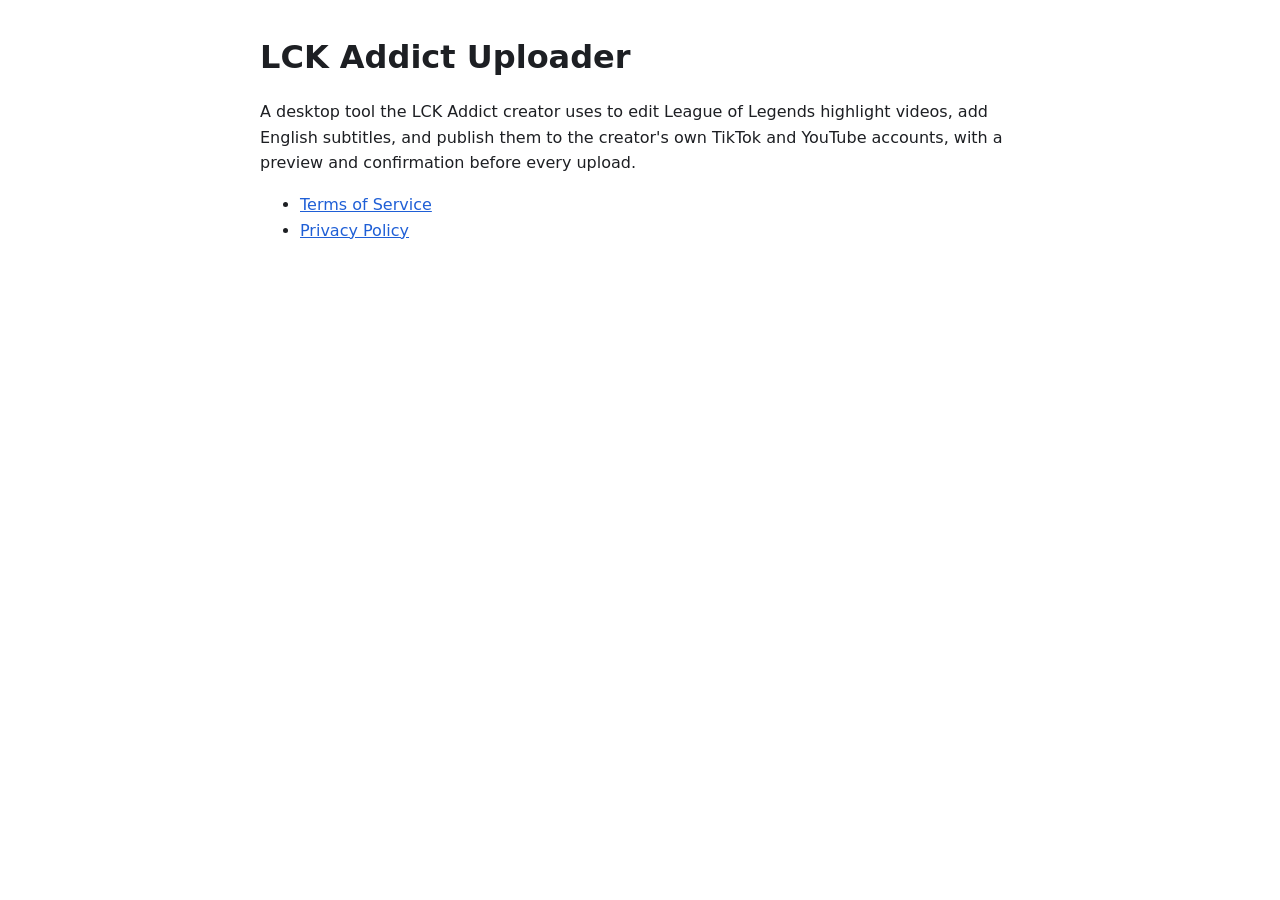
<file: index.html>
<!doctype html>
<html lang="en">
<head>
<meta charset="utf-8">
<meta name="viewport" content="width=device-width, initial-scale=1">
<title>LCK Addict Uploader</title>
<link rel="stylesheet" href="style.css">
</head>
<body>
<main>
<h1>LCK Addict Uploader</h1>
<p>A desktop tool the LCK Addict creator uses to edit League of Legends highlight videos, add English subtitles, and
publish them to the creator's own TikTok and YouTube accounts, with a preview and confirmation before every upload.</p>
<ul>
<li><a href="terms.html">Terms of Service</a></li>
<li><a href="privacy.html">Privacy Policy</a></li>
</ul>
</main>
</body>
</html>
</file>
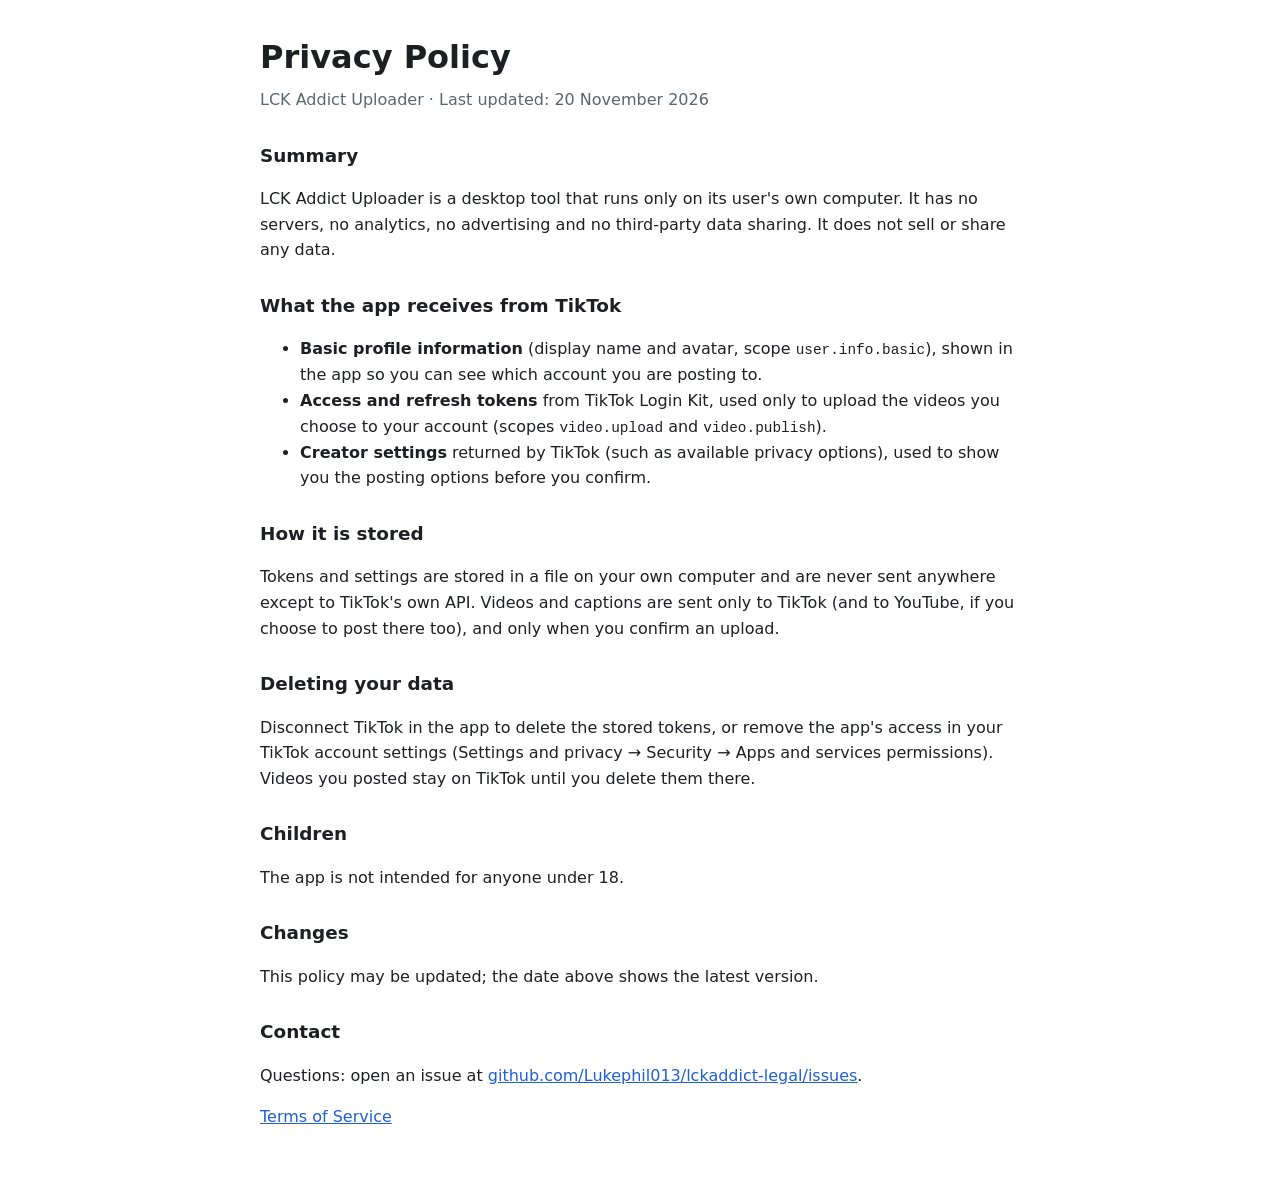
<file: privacy.html>
<!doctype html>
<html lang="en">
<head>
<meta charset="utf-8">
<meta name="viewport" content="width=device-width, initial-scale=1">
<title>Privacy Policy - LCK Addict Uploader</title>
<link rel="stylesheet" href="style.css">
</head>
<body>
<main>
<h1>Privacy Policy</h1>
<p class="meta">LCK Addict Uploader &middot; Last updated: 20 November 2026</p>

<h2>Summary</h2>
<p>LCK Addict Uploader is a desktop tool that runs only on its user's own computer. It has no servers, no analytics, no
advertising and no third-party data sharing. It does not sell or share any data.</p>

<h2>What the app receives from TikTok</h2>
<ul>
<li><b>Basic profile information</b> (display name and avatar, scope <code>user.info.basic</code>), shown in the app so
you can see which account you are posting to.</li>
<li><b>Access and refresh tokens</b> from TikTok Login Kit, used only to upload the videos you choose to your account
(scopes <code>video.upload</code> and <code>video.publish</code>).</li>
<li><b>Creator settings</b> returned by TikTok (such as available privacy options), used to show you the posting options
before you confirm.</li>
</ul>

<h2>How it is stored</h2>
<p>Tokens and settings are stored in a file on your own computer and are never sent anywhere except to TikTok's own API.
Videos and captions are sent only to TikTok (and to YouTube, if you choose to post there too), and only when you
confirm an upload.</p>

<h2>Deleting your data</h2>
<p>Disconnect TikTok in the app to delete the stored tokens, or remove the app's access in your TikTok account settings
(Settings and privacy &rarr; Security &rarr; Apps and services permissions). Videos you posted stay on TikTok until you delete them there.</p>

<h2>Children</h2>
<p>The app is not intended for anyone under 18.</p>

<h2>Changes</h2>
<p>This policy may be updated; the date above shows the latest version.</p>

<h2>Contact</h2>
<p>Questions: open an issue at <a href="https://github.com/Lukephil013/lckaddict-legal/issues">github.com/Lukephil013/lckaddict-legal/issues</a>.</p>
<p><a href="terms.html">Terms of Service</a></p>
</main>
</body>
</html>
</file>
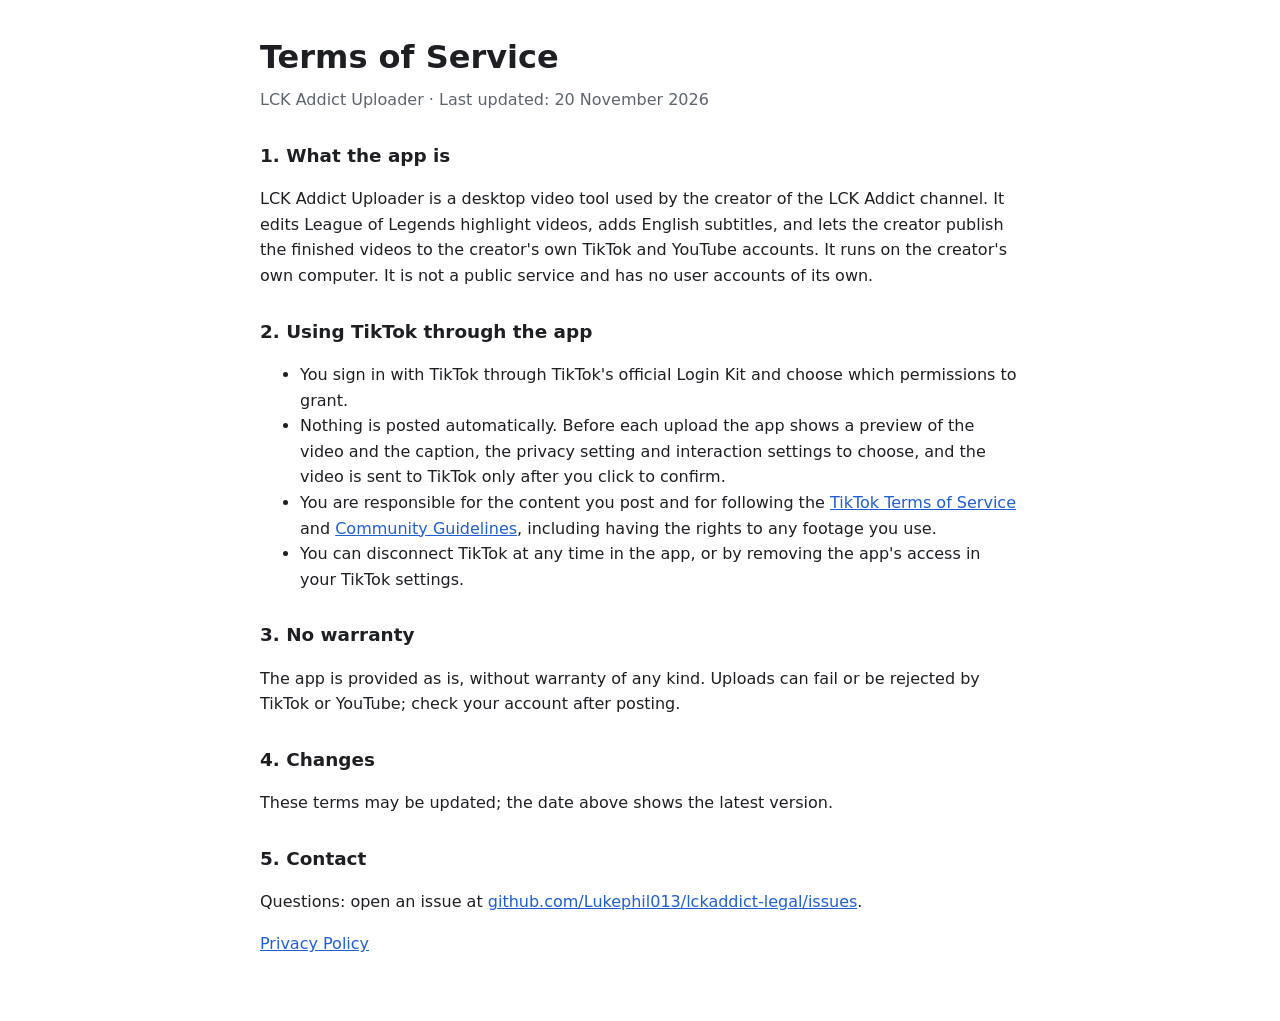
<file: terms.html>
<!doctype html>
<html lang="en">
<head>
<meta charset="utf-8">
<meta name="viewport" content="width=device-width, initial-scale=1">
<title>Terms of Service - LCK Addict Uploader</title>
<link rel="stylesheet" href="style.css">
</head>
<body>
<main>
<h1>Terms of Service</h1>
<p class="meta">LCK Addict Uploader &middot; Last updated: 20 November 2026</p>

<h2>1. What the app is</h2>
<p>LCK Addict Uploader is a desktop video tool used by the creator of the LCK Addict channel. It edits League of Legends
highlight videos, adds English subtitles, and lets the creator publish the finished videos to the creator's own TikTok
and YouTube accounts. It runs on the creator's own computer. It is not a public service and has no user accounts of its own.</p>

<h2>2. Using TikTok through the app</h2>
<ul>
<li>You sign in with TikTok through TikTok's official Login Kit and choose which permissions to grant.</li>
<li>Nothing is posted automatically. Before each upload the app shows a preview of the video and the caption, the
privacy setting and interaction settings to choose, and the video is sent to TikTok only after you click to confirm.</li>
<li>You are responsible for the content you post and for following the
<a href="https://www.tiktok.com/legal/terms-of-service">TikTok Terms of Service</a> and
<a href="https://www.tiktok.com/community-guidelines">Community Guidelines</a>, including having the rights to any
footage you use.</li>
<li>You can disconnect TikTok at any time in the app, or by removing the app's access in your TikTok settings.</li>
</ul>

<h2>3. No warranty</h2>
<p>The app is provided as is, without warranty of any kind. Uploads can fail or be rejected by TikTok or YouTube; check
your account after posting.</p>

<h2>4. Changes</h2>
<p>These terms may be updated; the date above shows the latest version.</p>

<h2>5. Contact</h2>
<p>Questions: open an issue at <a href="https://github.com/Lukephil013/lckaddict-legal/issues">github.com/Lukephil013/lckaddict-legal/issues</a>.</p>
<p><a href="privacy.html">Privacy Policy</a></p>
</main>
</body>
</html>
</file>
<file: style.css>
:root { color-scheme: light dark; --bg: #ffffff; --text: #1d1f23; --dim: #5d6470; --link: #1f5fd6; }
@media (prefers-color-scheme: dark) { :root { --bg: #111317; --text: #e7e9ee; --dim: #9aa1ad; --link: #7aa7ff; } }
body { margin: 0; background: var(--bg); color: var(--text); font: 16px/1.6 system-ui, "Segoe UI", sans-serif; }
main { padding: 32px 16px 48px; max-width: 760px; margin: 0 auto; }
h1 { margin: 0 0 4px; } h2 { margin-top: 28px; font-size: 1.15rem; }
.meta { color: var(--dim); margin-top: 0; }
a { color: var(--link); }
code { font-size: .9em; }
</file>
